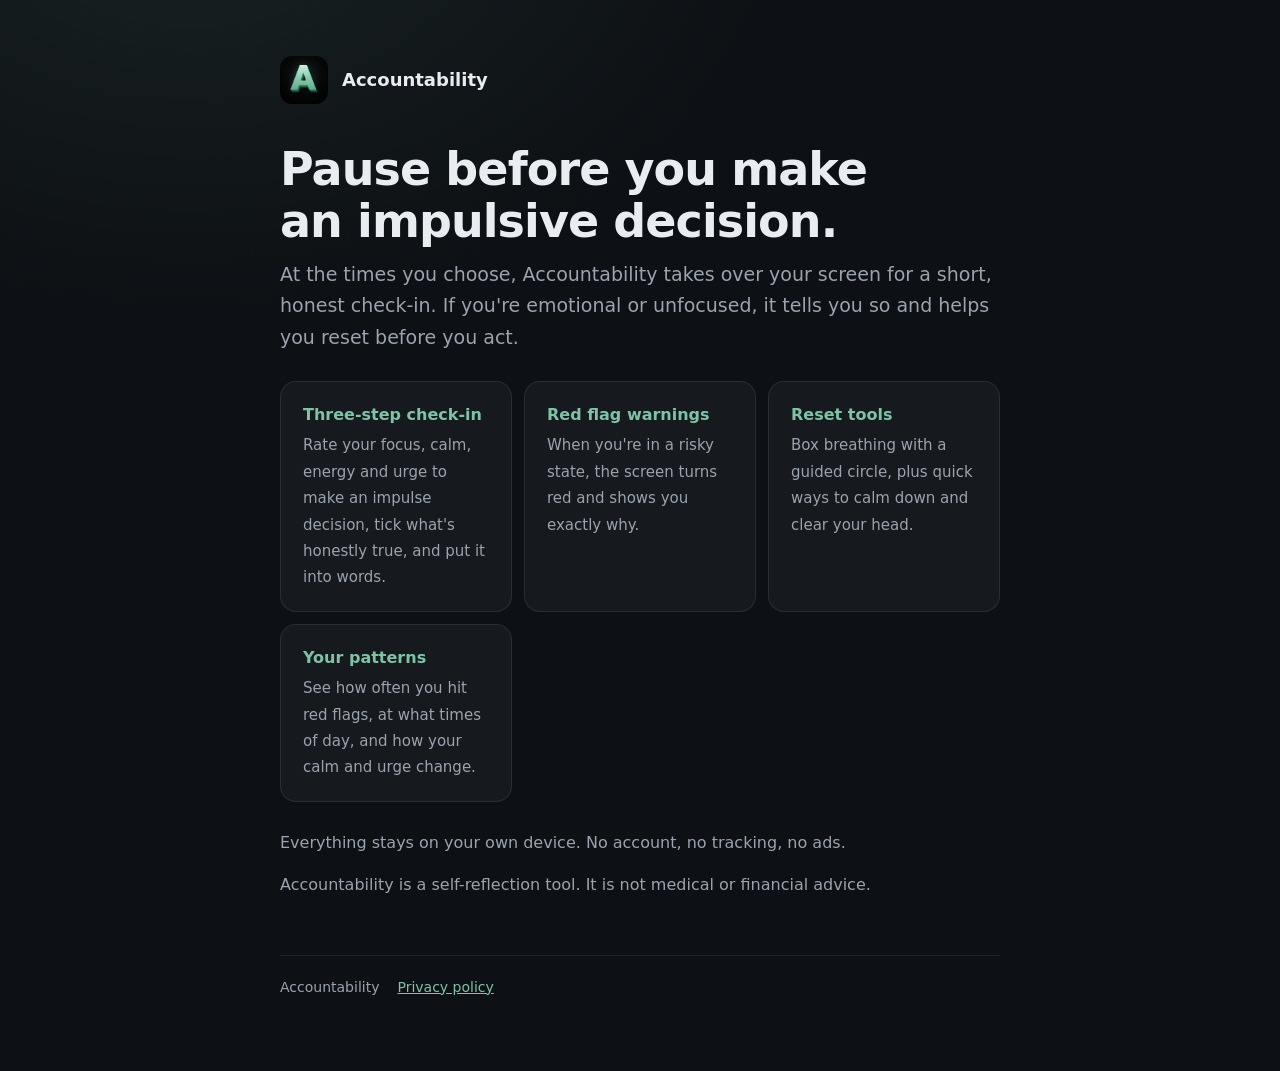
<file: index.html>
<!doctype html>
<html lang="en">
<head>
<meta charset="utf-8">
<meta name="viewport" content="width=device-width, initial-scale=1, viewport-fit=cover">
<title>Accountability</title>
<meta name="description" content="Accountability pauses you at set times for a short, honest check-in, and flags when you're too emotional or unfocused to make big decisions.">
<link rel="icon" href="favicon.png">
<link rel="stylesheet" href="style.css">
</head>
<body>
<main class="wrap">
  <header><img src="icon.png" alt=""><a href="./">Accountability</a></header>
  <h1>Pause before you make an impulsive decision.</h1>
  <p class="lead">At the times you choose, Accountability takes over your screen for a short, honest check-in. If you're emotional or unfocused, it tells you so and helps you reset before you act.</p>

  <div class="features">
    <div class="card"><b>Three-step check-in</b><span>Rate your focus, calm, energy and urge to make an impulse decision, tick what's honestly true, and put it into words.</span></div>
    <div class="card"><b>Red flag warnings</b><span>When you're in a risky state, the screen turns red and shows you exactly why.</span></div>
    <div class="card"><b>Reset tools</b><span>Box breathing with a guided circle, plus quick ways to calm down and clear your head.</span></div>
    <div class="card"><b>Your patterns</b><span>See how often you hit red flags, at what times of day, and how your calm and urge change.</span></div>
  </div>

  <p class="muted">Everything stays on your own device. No account, no tracking, no ads.</p>
  <p class="muted">Accountability is a self-reflection tool. It is not medical or financial advice.</p>

  <footer><span>Accountability</span><a href="privacy.html">Privacy policy</a></footer>
</main>
</body>
</html>
</file>
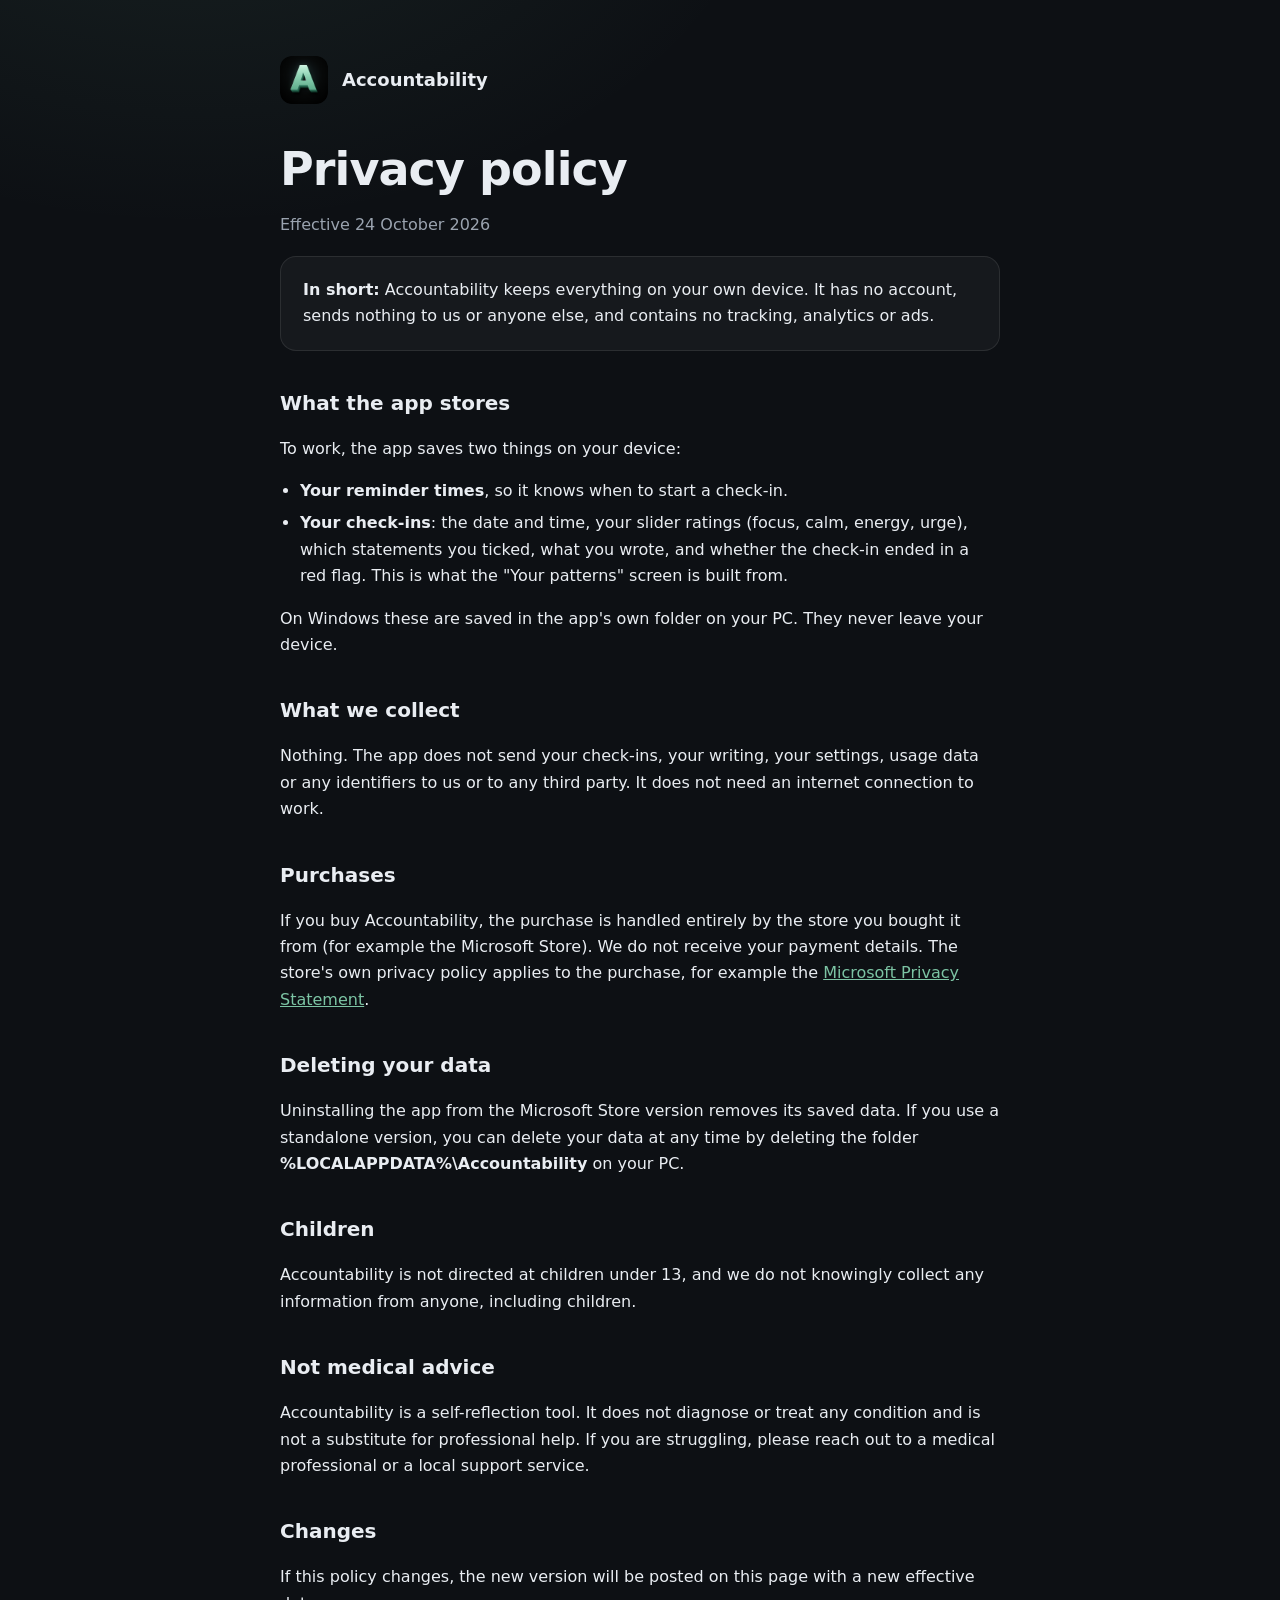
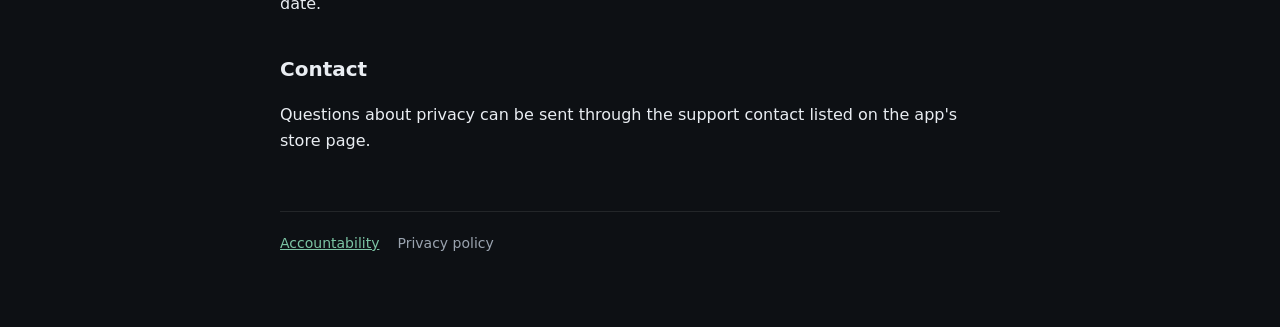
<file: privacy.html>
<!doctype html>
<html lang="en">
<head>
<meta charset="utf-8">
<meta name="viewport" content="width=device-width, initial-scale=1, viewport-fit=cover">
<title>Accountability Privacy Policy</title>
<meta name="description" content="How the Accountability app handles your data: everything stays on your device.">
<link rel="icon" href="favicon.png">
<link rel="stylesheet" href="style.css">
</head>
<body>
<main class="wrap">
  <header><img src="icon.png" alt=""><a href="./">Accountability</a></header>
  <h1>Privacy policy</h1>
  <p class="muted">Effective 24 October 2026</p>

  <div class="card"><b>In short:</b> Accountability keeps everything on your own device. It has no account, sends nothing to us or anyone else, and contains no tracking, analytics or ads.</div>

  <h2>What the app stores</h2>
  <p>To work, the app saves two things on your device:</p>
  <ul>
    <li><b>Your reminder times</b>, so it knows when to start a check-in.</li>
    <li><b>Your check-ins</b>: the date and time, your slider ratings (focus, calm, energy, urge), which statements you ticked, what you wrote, and whether the check-in ended in a red flag. This is what the "Your patterns" screen is built from.</li>
  </ul>
  <p>On Windows these are saved in the app's own folder on your PC. They never leave your device.</p>

  <h2>What we collect</h2>
  <p>Nothing. The app does not send your check-ins, your writing, your settings, usage data or any identifiers to us or to any third party. It does not need an internet connection to work.</p>

  <h2>Purchases</h2>
  <p>If you buy Accountability, the purchase is handled entirely by the store you bought it from (for example the Microsoft Store). We do not receive your payment details. The store's own privacy policy applies to the purchase, for example the <a href="https://privacy.microsoft.com/privacystatement">Microsoft Privacy Statement</a>.</p>

  <h2>Deleting your data</h2>
  <p>Uninstalling the app from the Microsoft Store version removes its saved data. If you use a standalone version, you can delete your data at any time by deleting the folder <b>%LOCALAPPDATA%\Accountability</b> on your PC.</p>

  <h2>Children</h2>
  <p>Accountability is not directed at children under 13, and we do not knowingly collect any information from anyone, including children.</p>

  <h2>Not medical advice</h2>
  <p>Accountability is a self-reflection tool. It does not diagnose or treat any condition and is not a substitute for professional help. If you are struggling, please reach out to a medical professional or a local support service.</p>

  <h2>Changes</h2>
  <p>If this policy changes, the new version will be posted on this page with a new effective date.</p>

  <h2>Contact</h2>
  <p>Questions about privacy can be sent through the support contact listed on the app's store page.</p>

  <footer><a href="./">Accountability</a><span>Privacy policy</span></footer>
</main>
</body>
</html>
</file>
<file: style.css>
:root { --bg: #0d1014; --card: rgba(255,255,255,.04); --line: rgba(255,255,255,.09); --text: #e9edf2; --muted: #9aa3af; --accent: #7cc4a4; color-scheme: dark; }
* { box-sizing: border-box; }
body { margin: 0; background: radial-gradient(1000px 700px at 15% -10%, rgba(124,196,164,.10), transparent 60%), var(--bg); color: var(--text);
  font: 16px/1.65 "Segoe UI", -apple-system, BlinkMacSystemFont, system-ui, sans-serif; -webkit-font-smoothing: antialiased; }
.wrap { max-width: 760px; margin: 0 auto; padding-block: 56px 72px; padding-left: max(20px, env(safe-area-inset-left, 0px)); padding-right: max(20px, env(safe-area-inset-right, 0px)); }
a { color: var(--accent); }
header { display: flex; align-items: center; gap: 14px; margin-bottom: 40px; }
header img { width: 48px; height: 48px; border-radius: 12px; }
header a { color: var(--text); text-decoration: none; font-weight: 600; font-size: 18px; }
h1 { font-size: clamp(32px, 5vw, 46px); line-height: 1.12; letter-spacing: -.02em; margin: 0 0 12px; text-wrap: balance; }
h2 { font-size: 20px; margin: 36px 0 8px; }
.lead { color: var(--muted); font-size: 19px; margin: 0 0 28px; }
.muted { color: var(--muted); }
ul { padding-left: 20px; } li { margin: 6px 0; }
.card { background: var(--card); border: 1px solid var(--line); border-radius: 16px; padding: 20px 22px; margin: 18px 0; }
.features { display: grid; grid-template-columns: repeat(auto-fit, minmax(220px, 1fr)); gap: 12px; margin: 28px 0; }
.features .card { margin: 0; }
.features b { display: block; color: var(--accent); margin-bottom: 4px; }
.features span { color: var(--muted); font-size: 15px; }
footer { margin-top: 56px; padding-top: 20px; border-top: 1px solid var(--line); font-size: 14px; color: var(--muted); display: flex; gap: 18px; flex-wrap: wrap; }
</file>
